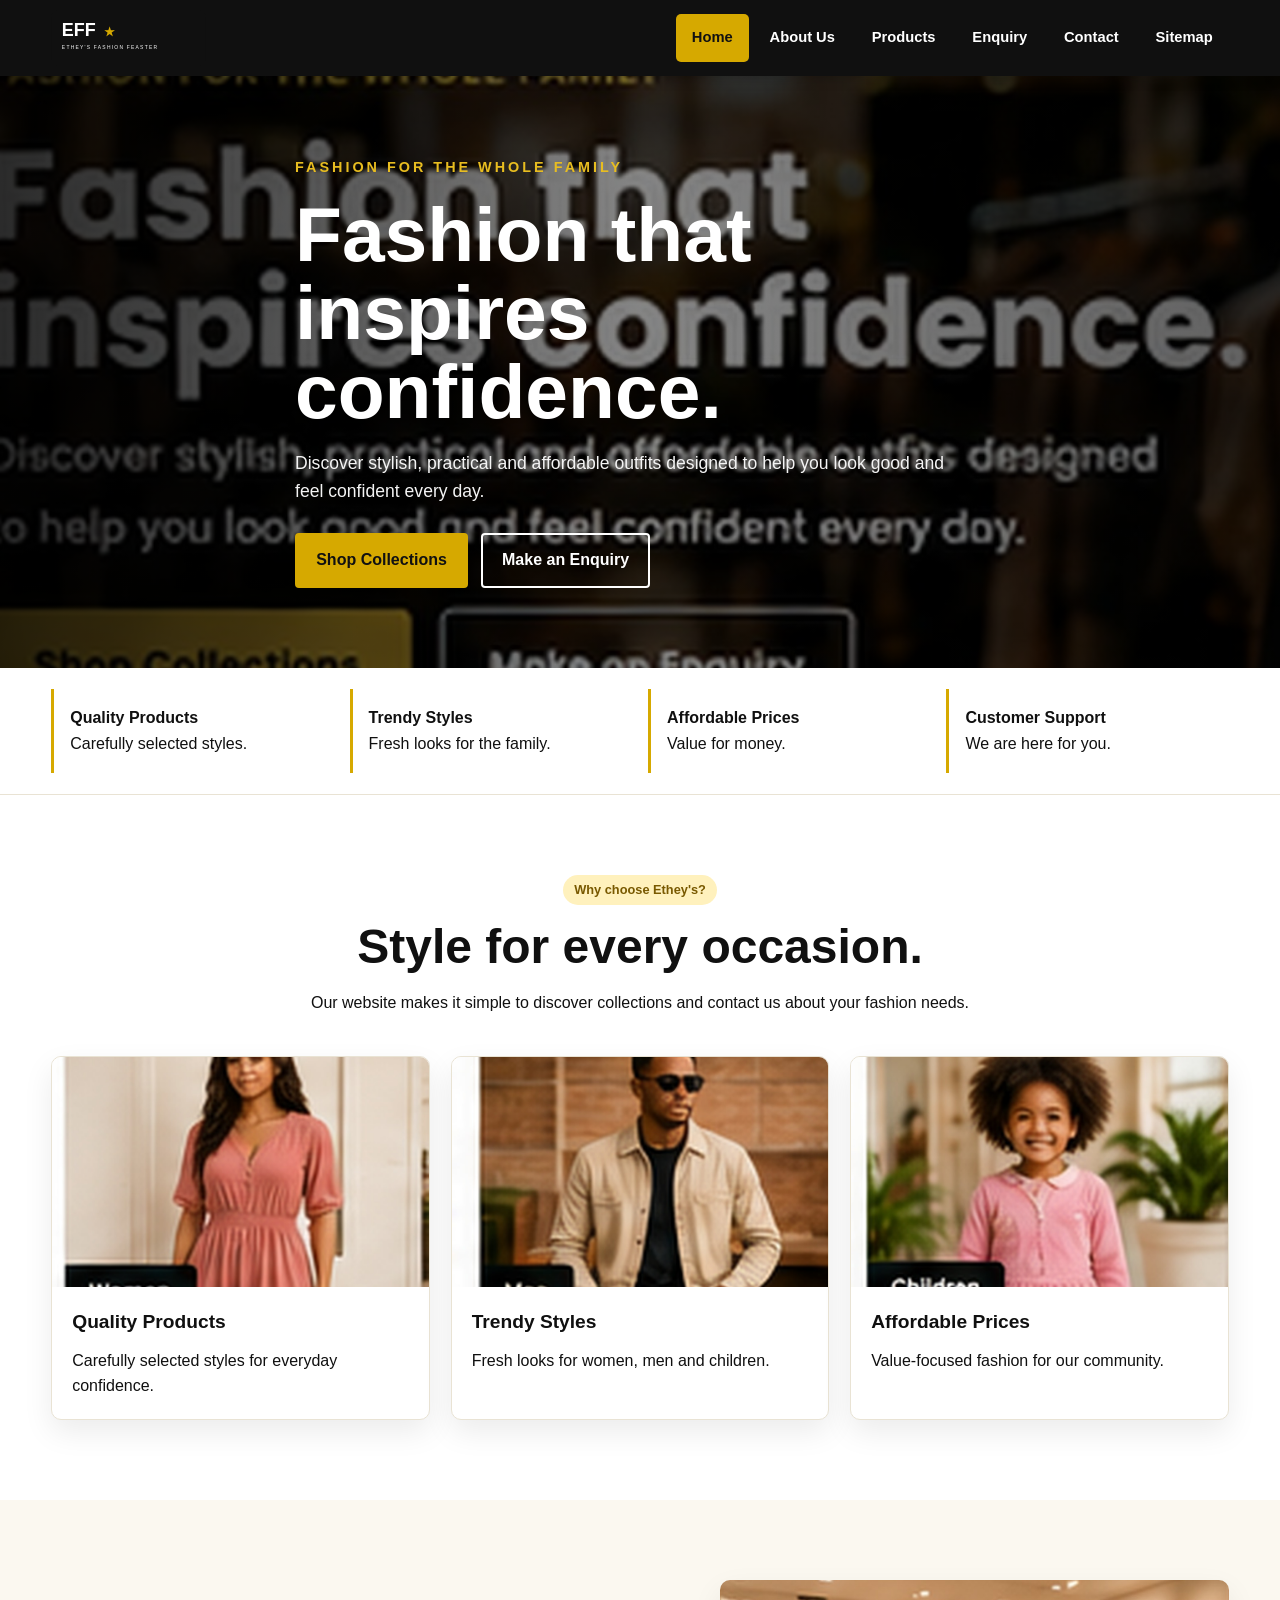
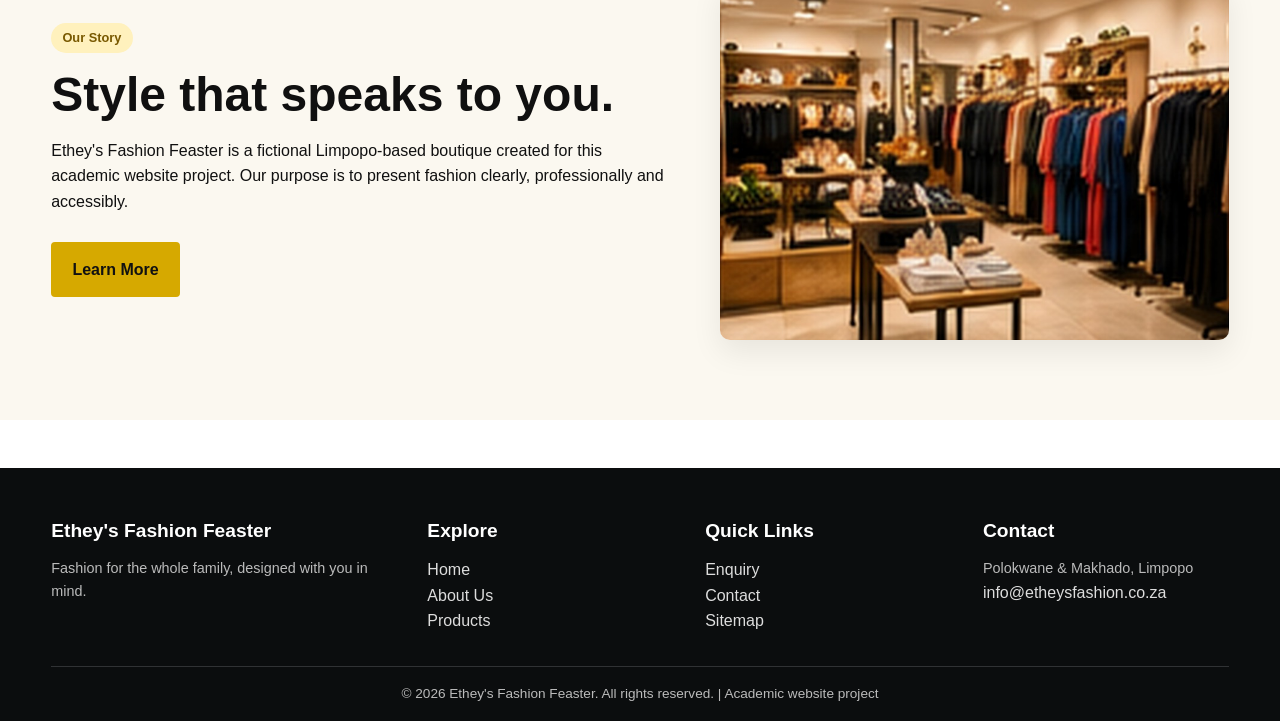
<file: HTML and Basic Contant,Website Root (step5)/index.html>
<!doctype html>
<html lang="en">
<head>
<meta charset="utf-8">
<meta name="viewport" content="width=device-width, initial-scale=1">
<meta name="keywords" content="affordable fashion Limpopo, family clothing, women’s clothing, men’s clothing, children’s fashion">
<meta name="author" content="Ethey’s Fashion Feaster academic project">
<meta name="theme-color" content="#171717">
<meta name="description" content="Discover stylish and affordable women’s, men’s and children’s clothing at Ethey’s Fashion Feaster in Limpopo. Explore collections and contact our team.">
<title>Ethey’s Fashion Feaster | Affordable Family Fashion</title>
<link rel="stylesheet" href="css/style.css">
</head>
<body>

<a class="skip-link" href="#main">Skip to content</a>
<header>
 <div class="container navbar">
  <a class="brand" href="index.html" aria-label="Ethey's Fashion Feaster home"><img src="images/logo.svg" alt="Ethey's Fashion Feaster logo"></a>
  <nav aria-label="Main navigation"><ul class="nav-links"><li><a class="active" href="index.html">Home</a></li><li><a class="" href="about.html">About Us</a></li><li><a class="" href="products.html">Products</a></li><li><a class="" href="enquiry.html">Enquiry</a></li><li><a class="" href="contact.html">Contact</a></li><li><a href="sitemap.html">Sitemap</a></li></ul></nav>
 </div>
</header>

<main id="main">
<section class="hero">
 <div class="container hero-content">
  <div class="eyebrow">Fashion for the whole family</div>
  <h1>Fashion that inspires confidence.</h1>
  <p class="lead">Discover stylish, practical and affordable outfits designed to help you look good and feel confident every day.</p>
  <div class="actions">
   <a class="btn" href="products.html">Shop Collections</a>
   <a class="btn btn-outline" href="enquiry.html">Make an Enquiry</a>
  </div>
 </div>
</section>
<section class="trust">
 <div class="container trust-grid">
  <div class="trust-item"><strong>Quality Products</strong><span>Carefully selected styles.</span></div>
  <div class="trust-item"><strong>Trendy Styles</strong><span>Fresh looks for the family.</span></div>
  <div class="trust-item"><strong>Affordable Prices</strong><span>Value for money.</span></div>
  <div class="trust-item"><strong>Customer Support</strong><span>We are here for you.</span></div>
 </div>
</section>
<section class="section">
 <div class="container">
  <div class="section-head"><span class="badge">Why choose Ethey's?</span><h2>Style for every occasion.</h2><p>Our website makes it simple to discover collections and contact us about your fashion needs.</p></div>
  <div class="cards">
   <article class="card"><img src="images/women.jpg" alt="Women's fashion collection"><div class="card-body"><h3>Quality Products</h3><p>Carefully selected styles for everyday confidence.</p></div></article>
   <article class="card"><img src="images/men.jpg" alt="Men's fashion collection"><div class="card-body"><h3>Trendy Styles</h3><p>Fresh looks for women, men and children.</p></div></article>
   <article class="card"><img src="images/children.jpg" alt="Children's fashion collection"><div class="card-body"><h3>Affordable Prices</h3><p>Value-focused fashion for our community.</p></div></article>
  </div>
 </div>
</section>
<section class="section alt">
 <div class="container two-col">
  <div><span class="badge">Our Story</span><h2>Style that speaks to you.</h2><p>Ethey's Fashion Feaster is a fictional Limpopo-based boutique created for this academic website project. Our purpose is to present fashion clearly, professionally and accessibly.</p><div class="actions"><a class="btn" href="about.html">Learn More</a></div></div>
  <img class="feature-img" src="images/about-store.jpg" alt="Fashion boutique interior with clothing displays">
 </div>
</section>
</main>

<footer>
 <div class="container footer-grid">
  <div><h3>Ethey's Fashion Feaster</h3><p class="small" style="color:#bbb">Fashion for the whole family, designed with you in mind.</p></div>
  <div><h3>Explore</h3><p><a href="index.html">Home</a></p><p><a href="about.html">About Us</a></p><p><a href="products.html">Products</a></p></div>
  <div><h3>Quick Links</h3><p><a href="enquiry.html">Enquiry</a></p><p><a href="contact.html">Contact</a></p><p><a href="sitemap.html">Sitemap</a></p></div>
  <div><h3>Contact</h3><p class="small" style="color:#bbb">Polokwane &amp; Makhado, Limpopo</p><p><a href="mailto:info@etheysfashion.co.za">info@etheysfashion.co.za</a></p></div>
 </div>
 <div class="container footer-bottom">© 2026 Ethey's Fashion Feaster. All rights reserved. | Academic website project</div>
</footer>

<script src="js/app.js" defer></script>
</body>
</html>
</file>
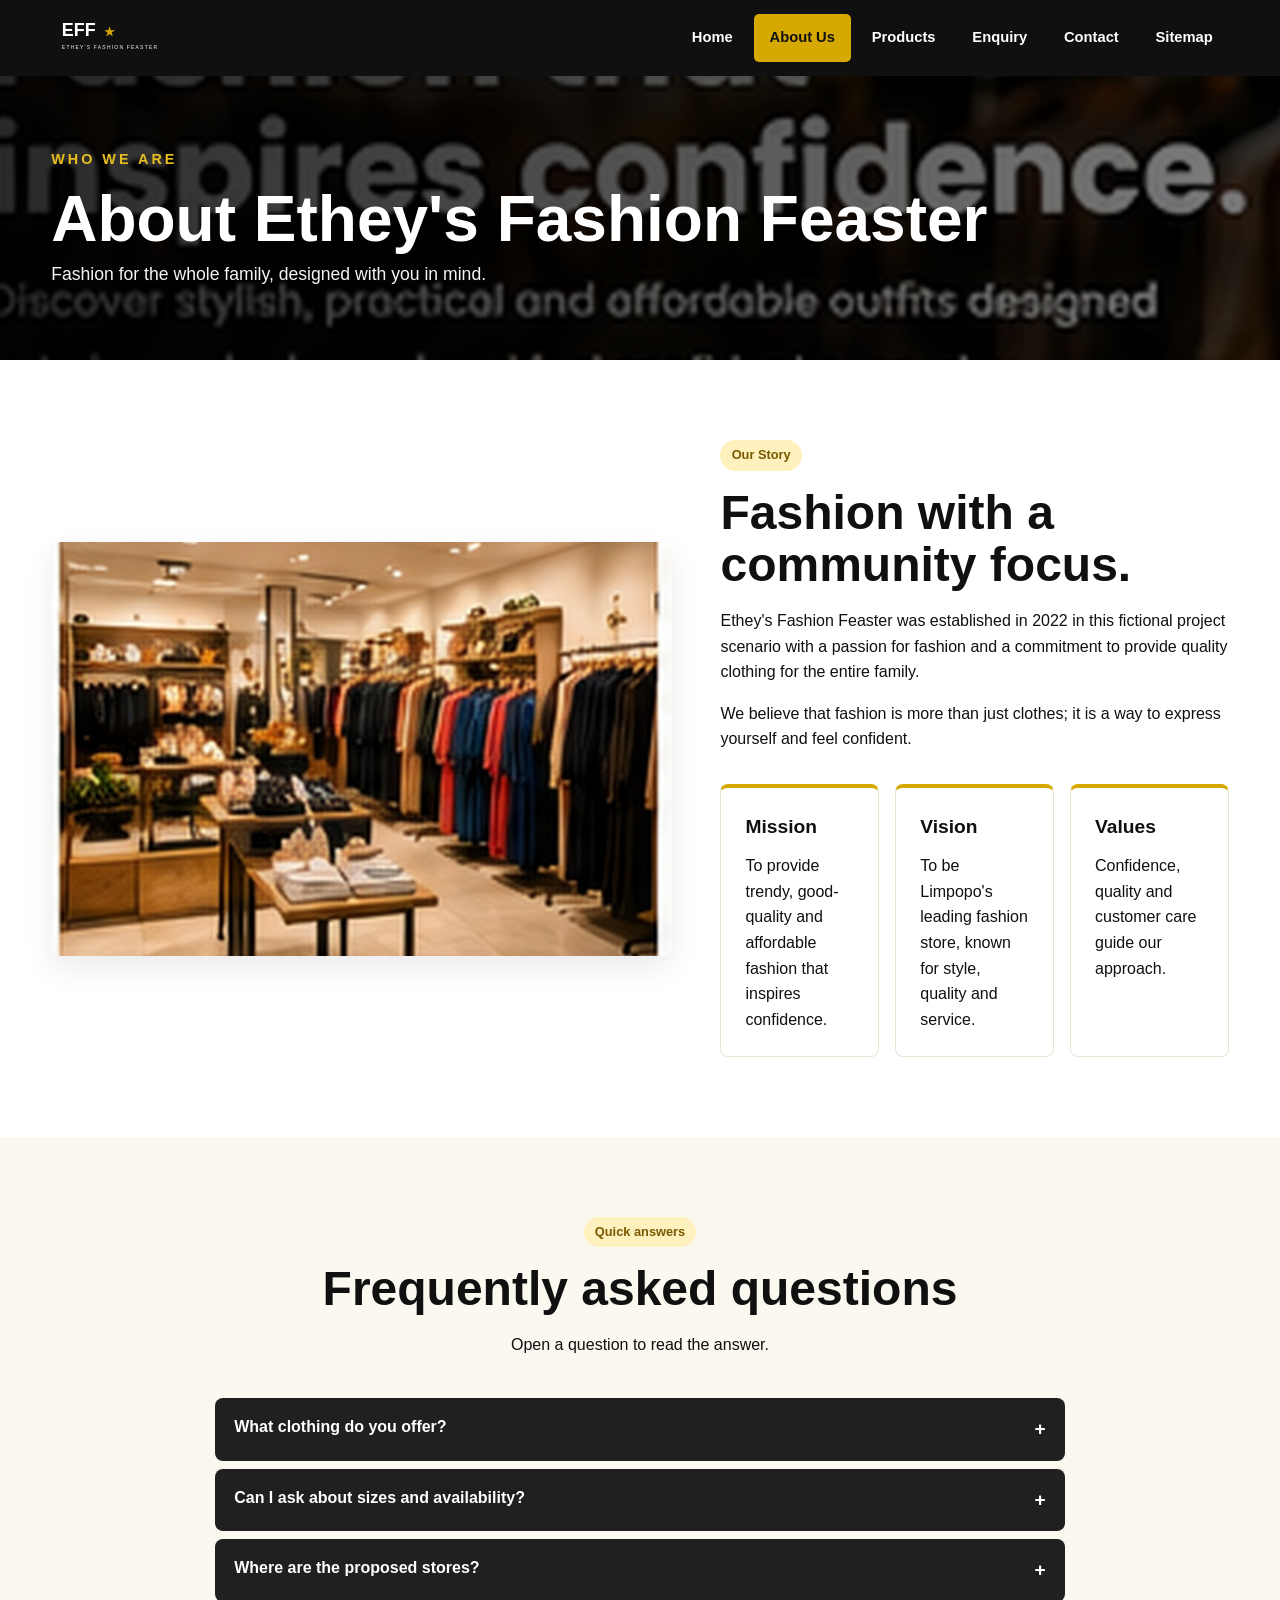
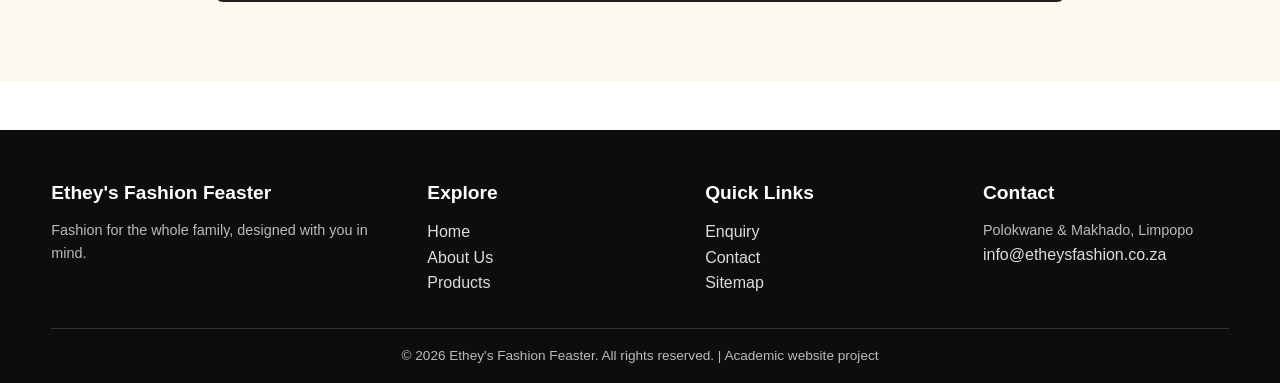
<file: HTML and Basic Contant,Website Root (step5)/about.html>
<!doctype html>
<html lang="en">
<head>
<meta charset="utf-8">
<meta name="viewport" content="width=device-width, initial-scale=1">
<meta name="keywords" content="about Ethey’s Fashion Feaster, fashion boutique Limpopo, affordable clothing">
<meta name="author" content="Ethey’s Fashion Feaster academic project">
<meta name="theme-color" content="#171717">
<meta name="description" content="Learn about Ethey’s Fashion Feaster, a fashion boutique project focused on quality, affordable clothing and customer care in Limpopo.">
<title>About Ethey’s Fashion Feaster | Our Story</title>
<link rel="stylesheet" href="css/style.css">
</head>
<body>

<a class="skip-link" href="#main">Skip to content</a>
<header>
 <div class="container navbar">
  <a class="brand" href="index.html" aria-label="Ethey's Fashion Feaster home"><img src="images/logo.svg" alt="Ethey's Fashion Feaster logo"></a>
  <nav aria-label="Main navigation"><ul class="nav-links"><li><a class="" href="index.html">Home</a></li><li><a class="active" href="about.html">About Us</a></li><li><a class="" href="products.html">Products</a></li><li><a class="" href="enquiry.html">Enquiry</a></li><li><a class="" href="contact.html">Contact</a></li><li><a href="sitemap.html">Sitemap</a></li></ul></nav>
 </div>
</header>

<main id="main">
<section class="page-hero"><div class="container"><div class="eyebrow">Who we are</div><h1>About Ethey's Fashion Feaster</h1><p class="lead">Fashion for the whole family, designed with you in mind.</p></div></section>
<section class="section"><div class="container two-col">
 <img class="feature-img" src="images/about-store.jpg" alt="Ethey's Fashion Feaster boutique interior">
 <div><span class="badge">Our Story</span><h2>Fashion with a community focus.</h2><p>Ethey's Fashion Feaster was established in 2022 in this fictional project scenario with a passion for fashion and a commitment to provide quality clothing for the entire family.</p><p style="margin-top:1rem">We believe that fashion is more than just clothes; it is a way to express yourself and feel confident.</p>
 <div class="values"><div class="value"><h3>Mission</h3><p>To provide trendy, good-quality and affordable fashion that inspires confidence.</p></div><div class="value"><h3>Vision</h3><p>To be Limpopo's leading fashion store, known for style, quality and service.</p></div><div class="value"><h3>Values</h3><p>Confidence, quality and customer care guide our approach.</p></div></div></div>
</div></section>

<section class="section alt"><div class="container"><div class="section-head"><span class="badge">Quick answers</span><h2>Frequently asked questions</h2><p>Open a question to read the answer.</p></div><div class="faq-list">
<button class="faq-question" aria-expanded="false" aria-controls="faq1">What clothing do you offer?</button><div class="faq-answer" id="faq1" hidden><p>Our project showcases women’s, men’s and children’s clothing collections.</p></div>
<button class="faq-question" aria-expanded="false" aria-controls="faq2">Can I ask about sizes and availability?</button><div class="faq-answer" id="faq2" hidden><p>Yes. Use the Enquiry page to ask about a product, size or availability. Prices shown are examples for this academic project.</p></div>
<button class="faq-question" aria-expanded="false" aria-controls="faq3">Where are the proposed stores?</button><div class="faq-answer" id="faq3" hidden><p>The project uses proposed store locations in Polokwane and Makhado, Limpopo.</p></div>
</div></div></section>
</main>

<footer>
 <div class="container footer-grid">
  <div><h3>Ethey's Fashion Feaster</h3><p class="small" style="color:#bbb">Fashion for the whole family, designed with you in mind.</p></div>
  <div><h3>Explore</h3><p><a href="index.html">Home</a></p><p><a href="about.html">About Us</a></p><p><a href="products.html">Products</a></p></div>
  <div><h3>Quick Links</h3><p><a href="enquiry.html">Enquiry</a></p><p><a href="contact.html">Contact</a></p><p><a href="sitemap.html">Sitemap</a></p></div>
  <div><h3>Contact</h3><p class="small" style="color:#bbb">Polokwane &amp; Makhado, Limpopo</p><p><a href="mailto:info@etheysfashion.co.za">info@etheysfashion.co.za</a></p></div>
 </div>
 <div class="container footer-bottom">© 2026 Ethey's Fashion Feaster. All rights reserved. | Academic website project</div>
</footer>

<script src="js/app.js" defer></script>
</body>
</html>
</file>
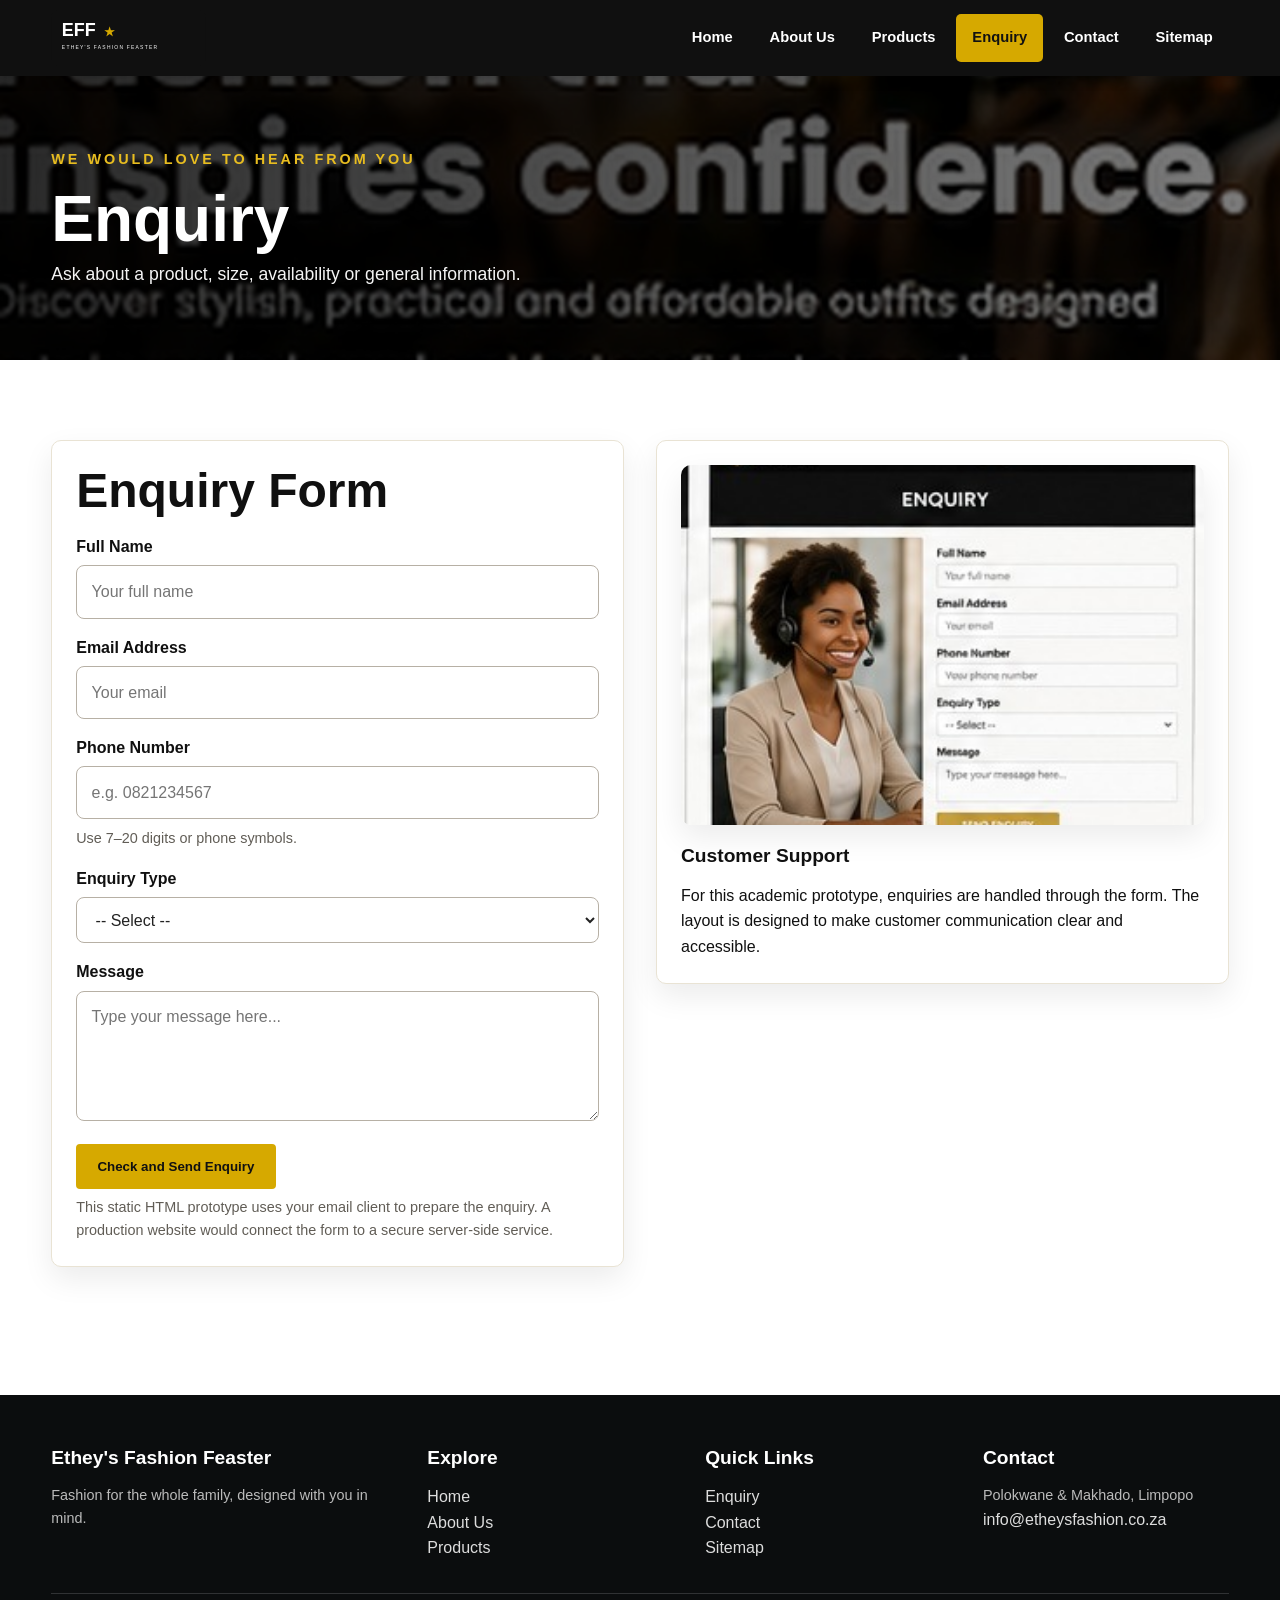
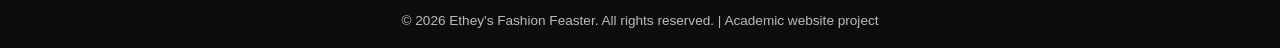
<file: HTML and Basic Contant,Website Root (step5)/enquiry.html>
<!doctype html>
<html lang="en">
<head>
<meta charset="utf-8">
<meta name="viewport" content="width=device-width, initial-scale=1">
<meta name="keywords" content="fashion product enquiry, clothing sizes, product availability, fashion store Limpopo">
<meta name="author" content="Ethey’s Fashion Feaster academic project">
<meta name="theme-color" content="#171717">
<meta name="description" content="Ask about fashion products, sizes, availability, sponsorship or customer support. Complete the enquiry form for an instant helpful response.">
<title>Product Enquiry | Ethey’s Fashion Feaster</title>
<link rel="stylesheet" href="css/style.css">
</head>
<body>

<a class="skip-link" href="#main">Skip to content</a>
<header>
 <div class="container navbar">
  <a class="brand" href="index.html" aria-label="Ethey's Fashion Feaster home"><img src="images/logo.svg" alt="Ethey's Fashion Feaster logo"></a>
  <nav aria-label="Main navigation"><ul class="nav-links"><li><a class="" href="index.html">Home</a></li><li><a class="" href="about.html">About Us</a></li><li><a class="" href="products.html">Products</a></li><li><a class="active" href="enquiry.html">Enquiry</a></li><li><a class="" href="contact.html">Contact</a></li><li><a href="sitemap.html">Sitemap</a></li></ul></nav>
 </div>
</header>

<main id="main">
<section class="page-hero"><div class="container"><div class="eyebrow">We would love to hear from you</div><h1>Enquiry</h1><p class="lead">Ask about a product, size, availability or general information.</p></div></section>
<section class="section"><div class="container enquiry-layout">
 <div class="form-card">
  <h2>Enquiry Form</h2>
  <form id="enquiry-form" action="mailto:info@etheysfashion.co.za" method="post" enctype="text/plain" novalidate>
   <div class="form-group"><label for="name">Full Name</label><input id="name" name="Full Name" type="text" placeholder="Your full name" required></div>
   <div class="form-group"><label for="email">Email Address</label><input id="email" name="Email" type="email" placeholder="Your email" required></div>
   <div class="form-group"><label for="phone">Phone Number</label><input id="phone" name="Phone" type="tel" placeholder="e.g. 0821234567" pattern="[0-9+()\s-]{7,20}" aria-describedby="phone-help"><small id="phone-help" class="field-help">Use 7–20 digits or phone symbols.</small></div>
   <div class="form-group"><label for="type">Enquiry Type</label><select id="type" name="Enquiry Type" required><option value="">-- Select --</option><option>Product information</option><option>Size or availability</option><option>General enquiry</option><option>Customer support</option></select></div>
   <div class="form-group"><label for="message">Message</label><textarea id="message" name="Message" placeholder="Type your message here..." required></textarea></div>
   <button class="btn" type="submit">Check and Send Enquiry</button>
   <div id="enquiry-feedback" class="form-feedback" role="status" aria-live="polite"></div>
   <p class="form-note">This static HTML prototype uses your email client to prepare the enquiry. A production website would connect the form to a secure server-side service.</p>
  </form>
 </div>
 <div class="info-card"><img class="feature-img" style="min-height:0;height:360px" src="images/enquiry-fashion.jpg" alt="Customer support representative ready to assist with a fashion enquiry"><h3 style="margin-top:1rem">Customer Support</h3><p>For this academic prototype, enquiries are handled through the form. The layout is designed to make customer communication clear and accessible.</p></div>
</div></section>
</main>

<footer>
 <div class="container footer-grid">
  <div><h3>Ethey's Fashion Feaster</h3><p class="small" style="color:#bbb">Fashion for the whole family, designed with you in mind.</p></div>
  <div><h3>Explore</h3><p><a href="index.html">Home</a></p><p><a href="about.html">About Us</a></p><p><a href="products.html">Products</a></p></div>
  <div><h3>Quick Links</h3><p><a href="enquiry.html">Enquiry</a></p><p><a href="contact.html">Contact</a></p><p><a href="sitemap.html">Sitemap</a></p></div>
  <div><h3>Contact</h3><p class="small" style="color:#bbb">Polokwane &amp; Makhado, Limpopo</p><p><a href="mailto:info@etheysfashion.co.za">info@etheysfashion.co.za</a></p></div>
 </div>
 <div class="container footer-bottom">© 2026 Ethey's Fashion Feaster. All rights reserved. | Academic website project</div>
</footer>

<script src="js/app.js" defer></script>
</body>
</html>
</file>
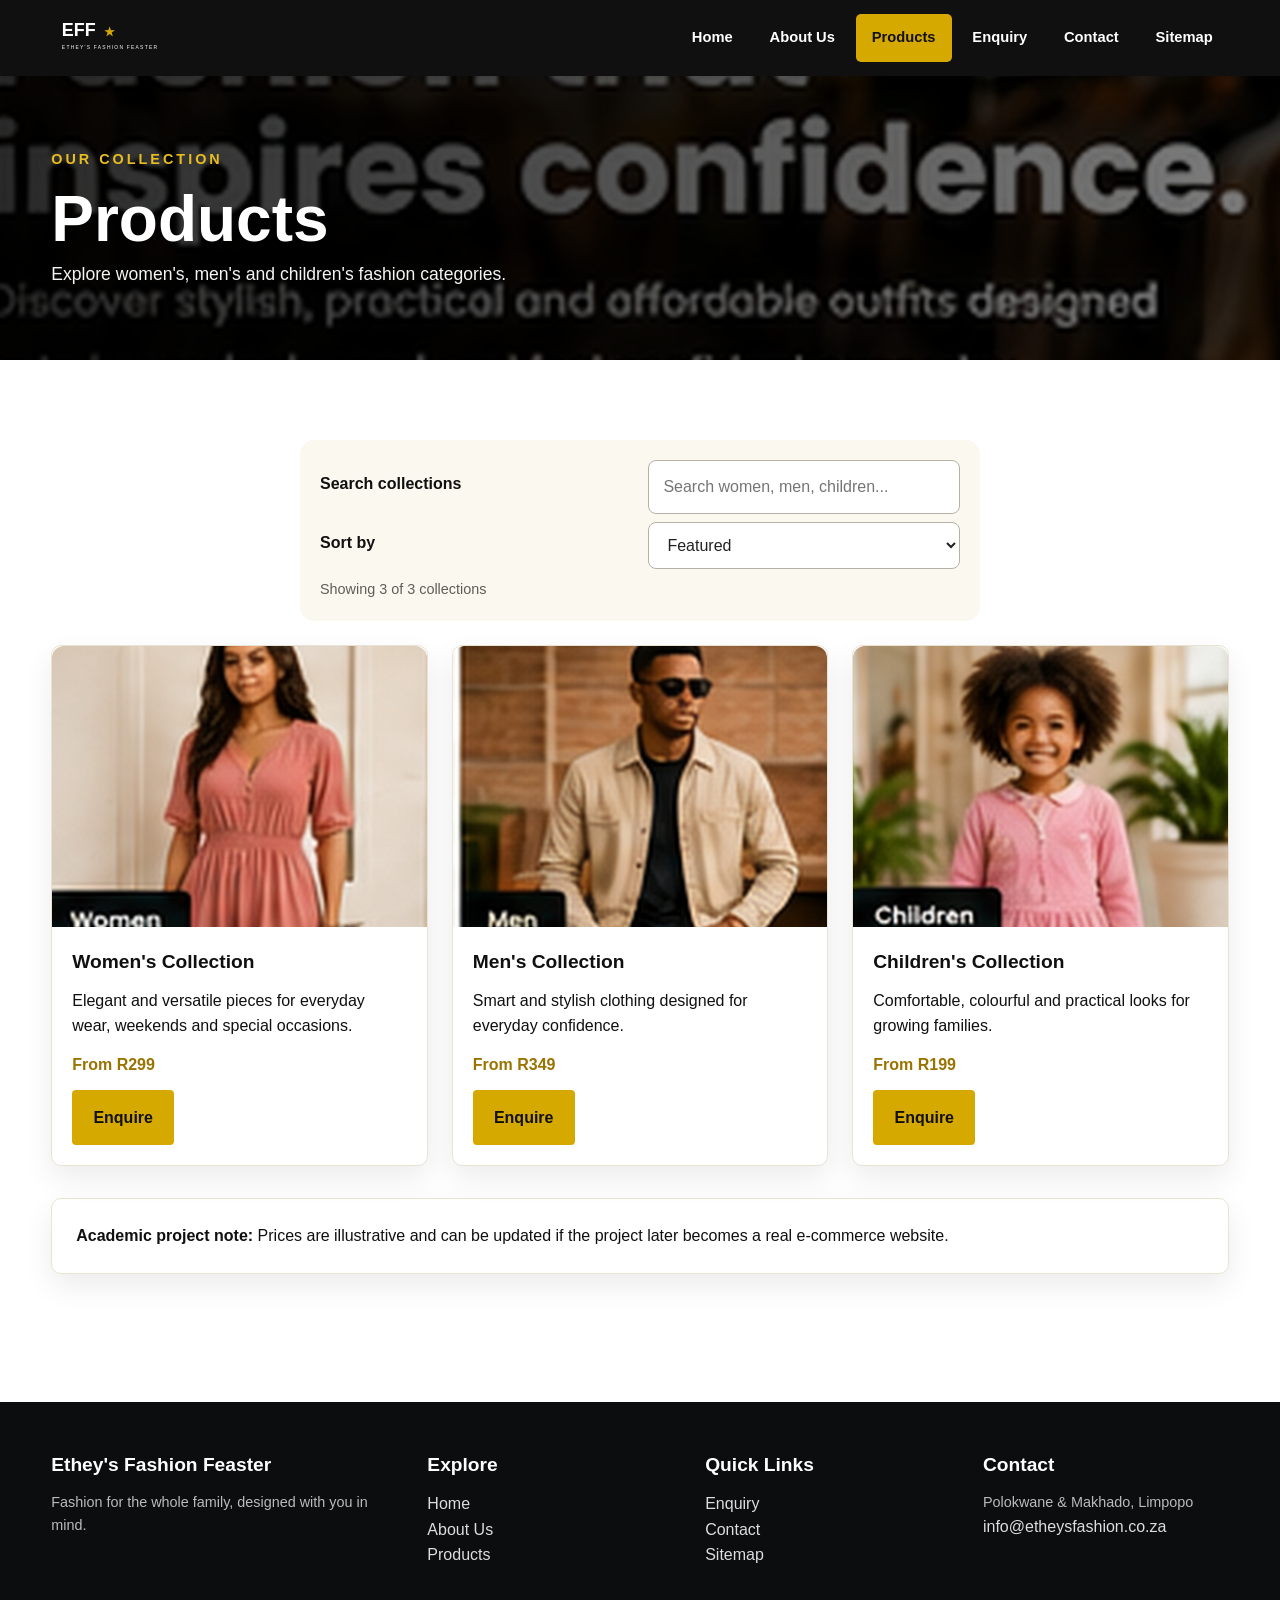
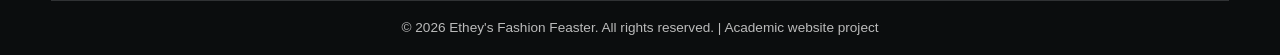
<file: HTML and Basic Contant,Website Root (step5)/products.html>
<!doctype html>
<html lang="en">
<head>
<meta charset="utf-8">
<meta name="viewport" content="width=device-width, initial-scale=1">
<meta name="keywords" content="women’s fashion, men’s clothing, children’s clothing, affordable fashion Limpopo">
<meta name="author" content="Ethey’s Fashion Feaster academic project">
<meta name="theme-color" content="#171717">
<meta name="description" content="Browse women’s, men’s and children’s fashion collections with illustrative prices. Search and sort our collection, then send a product enquiry.">
<title>Fashion Collections | Ethey’s Fashion Feaster</title>
<link rel="stylesheet" href="css/style.css">
</head>
<body>

<a class="skip-link" href="#main">Skip to content</a>
<header>
 <div class="container navbar">
  <a class="brand" href="index.html" aria-label="Ethey's Fashion Feaster home"><img src="images/logo.svg" alt="Ethey's Fashion Feaster logo"></a>
  <nav aria-label="Main navigation"><ul class="nav-links"><li><a class="" href="index.html">Home</a></li><li><a class="" href="about.html">About Us</a></li><li><a class="active" href="products.html">Products</a></li><li><a class="" href="enquiry.html">Enquiry</a></li><li><a class="" href="contact.html">Contact</a></li><li><a href="sitemap.html">Sitemap</a></li></ul></nav>
 </div>
</header>

<main id="main">
<section class="page-hero"><div class="container"><div class="eyebrow">Our collection</div><h1>Products</h1><p class="lead">Explore women's, men's and children's fashion categories.</p></div></section>
<section class="section"><div class="container">
 <div class="product-tools"><label for="product-search">Search collections</label><input id="product-search" type="search" placeholder="Search women, men, children..." aria-describedby="product-count"><label for="product-sort">Sort by</label><select id="product-sort"><option value="default">Featured</option><option value="price-low">Price: low to high</option><option value="price-high">Price: high to low</option><option value="name">Name: A–Z</option></select><p id="product-count" class="form-note" aria-live="polite">Showing 3 collections</p></div>
 <div class="product-grid" id="product-grid">
  <article class="product-card" data-name="Women's Collection" data-price="299"><button class="gallery-open" type="button" data-image="images/women.jpg" data-alt="Women's collection" aria-label="Enlarge Women's collection"><img src="images/women.jpg" alt="Women's collection"></button><div class="body"><h3>Women's Collection</h3><p>Elegant and versatile pieces for everyday wear, weekends and special occasions.</p><p class="price">From R299</p><a class="btn" href="enquiry.html">Enquire</a></div></article>
  <article class="product-card" data-name="Men's Collection" data-price="349"><button class="gallery-open" type="button" data-image="images/men.jpg" data-alt="Men's collection" aria-label="Enlarge Men's collection"><img src="images/men.jpg" alt="Men's collection"></button><div class="body"><h3>Men's Collection</h3><p>Smart and stylish clothing designed for everyday confidence.</p><p class="price">From R349</p><a class="btn" href="enquiry.html">Enquire</a></div></article>
  <article class="product-card" data-name="Children's Collection" data-price="199"><button class="gallery-open" type="button" data-image="images/children.jpg" data-alt="Children's collection" aria-label="Enlarge Children's collection"><img src="images/children.jpg" alt="Children's collection"></button><div class="body"><h3>Children's Collection</h3><p>Comfortable, colourful and practical looks for growing families.</p><p class="price">From R199</p><a class="btn" href="enquiry.html">Enquire</a></div></article>
 </div>
 <div class="form-card" style="margin-top:2rem"><strong>Academic project note:</strong> Prices are illustrative and can be updated if the project later becomes a real e-commerce website.</div>
</div></section>
</main>

<footer>
 <div class="container footer-grid">
  <div><h3>Ethey's Fashion Feaster</h3><p class="small" style="color:#bbb">Fashion for the whole family, designed with you in mind.</p></div>
  <div><h3>Explore</h3><p><a href="index.html">Home</a></p><p><a href="about.html">About Us</a></p><p><a href="products.html">Products</a></p></div>
  <div><h3>Quick Links</h3><p><a href="enquiry.html">Enquiry</a></p><p><a href="contact.html">Contact</a></p><p><a href="sitemap.html">Sitemap</a></p></div>
  <div><h3>Contact</h3><p class="small" style="color:#bbb">Polokwane &amp; Makhado, Limpopo</p><p><a href="mailto:info@etheysfashion.co.za">info@etheysfashion.co.za</a></p></div>
 </div>
 <div class="container footer-bottom">© 2026 Ethey's Fashion Feaster. All rights reserved. | Academic website project</div>
</footer>

<script src="js/app.js" defer></script>
</body>
</html>
</file>
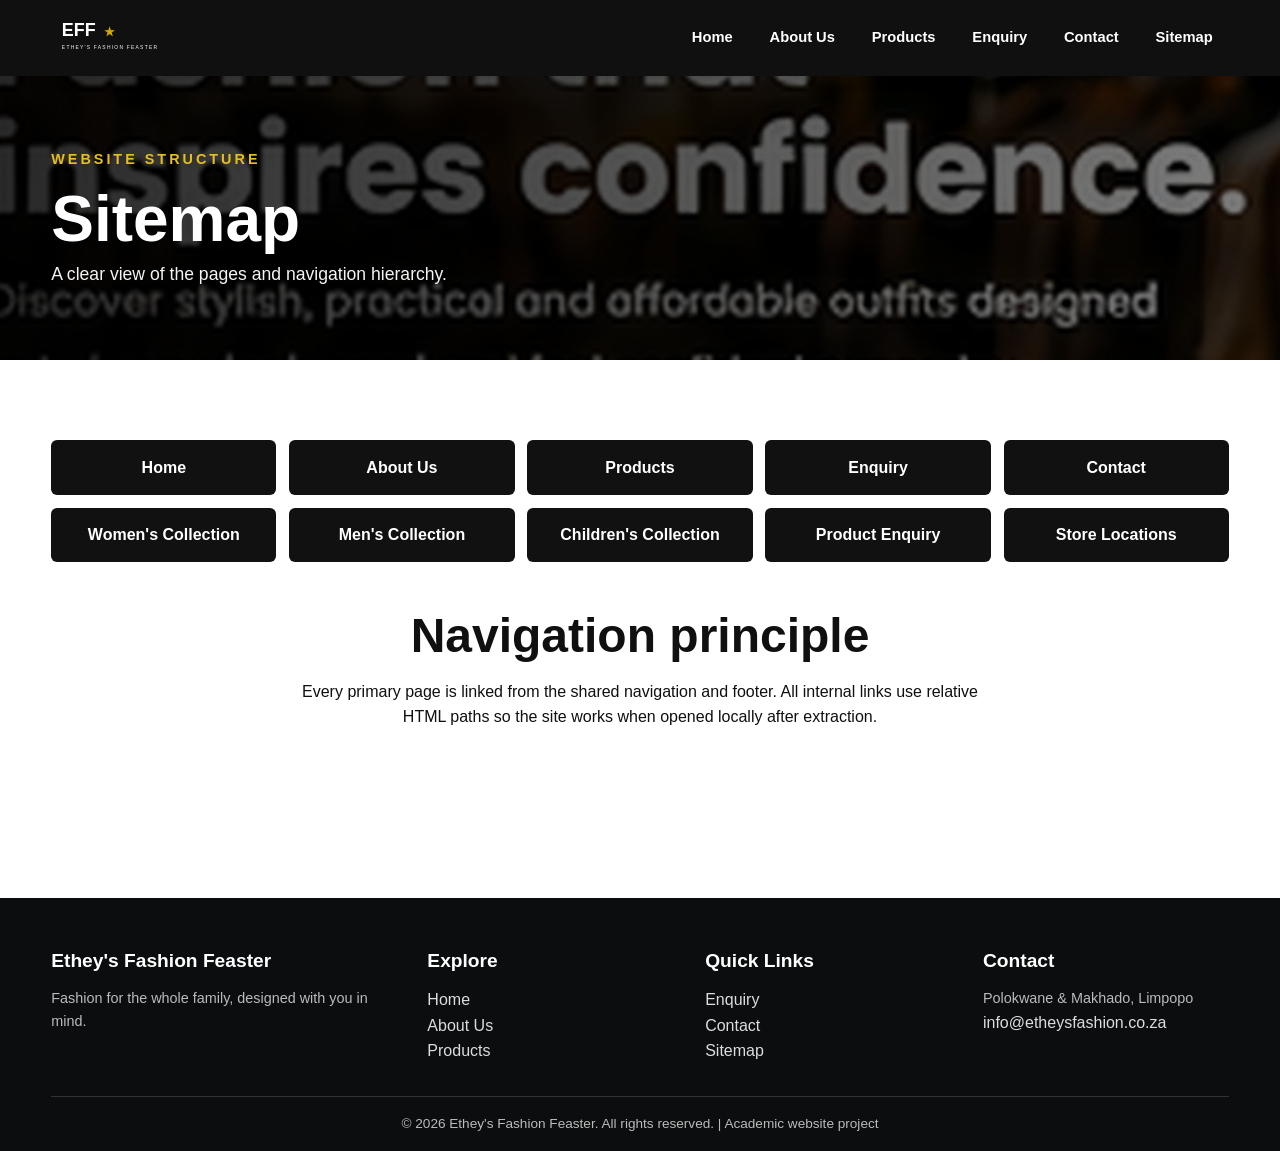
<file: HTML and Basic Contant,Website Root (step5)/sitemap.html>
<!doctype html>
<html lang="en">
<head>
<meta charset="utf-8">
<meta name="viewport" content="width=device-width, initial-scale=1">
<meta name="keywords" content="Ethey’s Fashion Feaster website pages, fashion collections, contact">
<meta name="author" content="Ethey’s Fashion Feaster academic project">
<meta name="theme-color" content="#171717">
<meta name="description" content="Find all pages on the Ethey’s Fashion Feaster website, including our story, fashion collections, enquiry form and contact details.">
<title>Website Sitemap | Ethey’s Fashion Feaster</title>
<link rel="stylesheet" href="css/style.css">
</head>
<body>

<a class="skip-link" href="#main">Skip to content</a>
<header>
 <div class="container navbar">
  <a class="brand" href="index.html" aria-label="Ethey's Fashion Feaster home"><img src="images/logo.svg" alt="Ethey's Fashion Feaster logo"></a>
  <nav aria-label="Main navigation"><ul class="nav-links"><li><a class="" href="index.html">Home</a></li><li><a class="" href="about.html">About Us</a></li><li><a class="" href="products.html">Products</a></li><li><a class="" href="enquiry.html">Enquiry</a></li><li><a class="" href="contact.html">Contact</a></li><li><a href="sitemap.html">Sitemap</a></li></ul></nav>
 </div>
</header>

<main id="main">
<section class="page-hero"><div class="container"><div class="eyebrow">Website structure</div><h1>Sitemap</h1><p class="lead">A clear view of the pages and navigation hierarchy.</p></div></section>
<section class="section"><div class="container">
 <div class="sitemap">
  <a href="index.html">Home</a><a href="about.html">About Us</a><a href="products.html">Products</a><a href="enquiry.html">Enquiry</a><a href="contact.html">Contact</a>
  <div class="sub"><a href="products.html">Women's Collection</a><a href="products.html">Men's Collection</a><a href="products.html">Children's Collection</a><a href="enquiry.html">Product Enquiry</a><a href="contact.html">Store Locations</a></div>
 </div>
 <div class="section-head" style="margin-top:3rem"><h2>Navigation principle</h2><p>Every primary page is linked from the shared navigation and footer. All internal links use relative HTML paths so the site works when opened locally after extraction.</p></div>
</div></section>
</main>

<footer>
 <div class="container footer-grid">
  <div><h3>Ethey's Fashion Feaster</h3><p class="small" style="color:#bbb">Fashion for the whole family, designed with you in mind.</p></div>
  <div><h3>Explore</h3><p><a href="index.html">Home</a></p><p><a href="about.html">About Us</a></p><p><a href="products.html">Products</a></p></div>
  <div><h3>Quick Links</h3><p><a href="enquiry.html">Enquiry</a></p><p><a href="contact.html">Contact</a></p><p><a href="sitemap.html">Sitemap</a></p></div>
  <div><h3>Contact</h3><p class="small" style="color:#bbb">Polokwane &amp; Makhado, Limpopo</p><p><a href="mailto:info@etheysfashion.co.za">info@etheysfashion.co.za</a></p></div>
 </div>
 <div class="container footer-bottom">© 2026 Ethey's Fashion Feaster. All rights reserved. | Academic website project</div>
</footer>

<script src="js/app.js" defer></script>
</body>
</html>
</file>
<file: HTML and Basic Contant,Website Root (step5)/css/style.css>
:root{
  --ink:#101010;
  --gold:#d6a900;
  --gold-dark:#b88d00;
  --cream:#fbf8f0;
  --white:#ffffff;
  --muted:#6a6a6a;
  --line:#e9e3d4;
  --shadow:0 12px 30px rgba(0,0,0,.08);
  --max:1180px;
}
*{box-sizing:border-box;margin:0;padding:0}
html{scroll-behavior:smooth}
body{font-family:Arial,Helvetica,sans-serif;color:var(--ink);background:#fff;line-height:1.6}
img{max-width:100%;display:block}
a{color:inherit}
.container{width:min(92%,var(--max));margin:auto}
.skip-link{position:absolute;left:-9999px}
.skip-link:focus{left:1rem;top:1rem;background:#fff;padding:.7rem;z-index:999}
header{background:var(--ink);color:#fff;position:sticky;top:0;z-index:50;box-shadow:0 2px 12px rgba(0,0,0,.2)}
.navbar{min-height:76px;display:flex;align-items:center;justify-content:space-between;gap:2rem}
.brand{display:flex;align-items:center;text-decoration:none;gap:.75rem}
.brand img{width:155px;height:auto}
.nav-links{display:flex;gap:.3rem;list-style:none;flex-wrap:wrap;justify-content:flex-end}
.nav-links a{display:block;padding:.75rem 1rem;text-decoration:none;border-radius:5px;font-weight:700;font-size:.92rem}
.nav-links a:hover,.nav-links a:focus,.nav-links a.active{background:var(--gold);color:#111}
.hero{min-height:530px;background:linear-gradient(90deg,rgba(0,0,0,.83),rgba(0,0,0,.48),rgba(0,0,0,.62)),url("../images/hero-fashion.jpg") center/cover;display:flex;align-items:center;color:#fff}
.hero-content{max-width:690px;padding:5rem 0}
.eyebrow{color:#e8bd20;text-transform:uppercase;letter-spacing:3px;font-weight:800;font-size:.9rem;margin-bottom:1rem}
h1{font-size:clamp(2.7rem,6vw,5.2rem);line-height:1.02;margin-bottom:1.2rem}
h2{font-size:clamp(2rem,4vw,3rem);line-height:1.1;margin-bottom:1rem}
h3{font-size:1.2rem;margin-bottom:.65rem}
.lead{font-size:1.1rem;max-width:650px;color:#f4f4f4}
.actions{display:flex;gap:.8rem;flex-wrap:wrap;margin-top:1.7rem}
.btn{display:inline-block;text-decoration:none;border:2px solid var(--gold);background:var(--gold);color:#111;padding:.8rem 1.2rem;border-radius:4px;font-weight:800}
.btn:hover,.btn:focus{background:#f1ca32;border-color:#f1ca32}
.btn-outline{background:transparent;color:#fff;border-color:#fff}
.btn-outline:hover,.btn-outline:focus{background:#fff;color:#111}
.trust{background:#fff;border-bottom:1px solid var(--line)}
.trust-grid{display:grid;grid-template-columns:repeat(4,1fr);gap:1rem;padding:1.35rem 0}
.trust-item{padding:1rem;border-left:3px solid var(--gold)}
.trust-item strong{display:block}
.section{padding:5rem 0}
.section.alt{background:var(--cream)}
.section-head{text-align:center;max-width:720px;margin:0 auto 2.5rem}
.cards{display:grid;grid-template-columns:repeat(3,1fr);gap:1.3rem}
.card{background:#fff;border:1px solid var(--line);border-radius:10px;overflow:hidden;box-shadow:var(--shadow)}
.card-body{padding:1.25rem}
.card img{width:100%;height:230px;object-fit:cover}
.price{font-weight:800;color:#9a7300;margin:.8rem 0}
.two-col{display:grid;grid-template-columns:1.1fr .9fr;gap:3rem;align-items:center}
.two-col.reverse{grid-template-columns:.9fr 1.1fr}
.feature-img{border-radius:10px;box-shadow:var(--shadow);width:100%;min-height:360px;object-fit:cover}
.list{padding-left:1.2rem;margin-top:1rem}
.list li{margin:.5rem 0}
.page-hero{color:#fff;padding:4.5rem 0;background:linear-gradient(90deg,rgba(0,0,0,.84),rgba(0,0,0,.5)),url("../images/hero-fashion.jpg") center/cover}
.page-hero h1{font-size:clamp(2.5rem,5vw,4rem);margin-bottom:.5rem}
.badge{display:inline-block;background:#fff1bd;color:#795900;border-radius:999px;padding:.3rem .7rem;font-size:.8rem;font-weight:800;margin-bottom:1rem}
.values{display:grid;grid-template-columns:repeat(3,1fr);gap:1rem;margin-top:2rem}
.value{padding:1.5rem;border:1px solid var(--line);border-top:4px solid var(--gold);border-radius:8px}
.product-grid{display:grid;grid-template-columns:repeat(3,1fr);gap:1.5rem}
.product-card{border:1px solid var(--line);border-radius:10px;overflow:hidden;background:#fff;box-shadow:var(--shadow)}
.product-card img{height:250px;width:100%;object-fit:cover}
.product-card .body{padding:1.25rem}
.enquiry-layout,.contact-grid{display:grid;grid-template-columns:1fr 1fr;gap:2rem;align-items:start}
.form-card,.info-card{background:#fff;border:1px solid var(--line);border-radius:10px;padding:1.5rem;box-shadow:var(--shadow)}
.form-group{margin-bottom:1rem}
label{display:block;font-weight:700;margin-bottom:.35rem}
input,select,textarea{width:100%;padding:.8rem;border:1px solid #cfcfcf;border-radius:5px;font:inherit}
textarea{min-height:140px;resize:vertical}
input:focus,select:focus,textarea:focus{outline:3px solid rgba(214,169,0,.25);border-color:var(--gold)}
.form-note{font-size:.85rem;color:var(--muted);margin-top:.8rem}
.location-grid{display:grid;grid-template-columns:1fr 1fr;gap:1rem}
.map-placeholder{background:var(--cream);border:1px solid var(--line);border-radius:10px;overflow:hidden;margin-top:1rem}
.map-placeholder img{width:100%;height:270px;object-fit:cover}
.sitemap{display:grid;grid-template-columns:repeat(5,1fr);gap:.8rem;align-items:start;text-align:center}
.sitemap a{display:block;background:#111;color:#fff;padding:.9rem;border-radius:6px;text-decoration:none;font-weight:700}
.sitemap a:hover{background:var(--gold);color:#111}
.sitemap .sub{grid-column:1/-1;display:grid;grid-template-columns:repeat(5,1fr);gap:.8rem}
footer{background:#0b0d0e;color:#fff;padding:3rem 0 1rem;margin-top:3rem}
.footer-grid{display:grid;grid-template-columns:1.4fr 1fr 1fr 1fr;gap:2rem}
footer h3{color:#fff}
footer a{text-decoration:none;color:#ddd}
footer a:hover{color:#e8bd20}
.footer-bottom{border-top:1px solid #303234;margin-top:2rem;padding-top:1rem;text-align:center;color:#bbb;font-size:.85rem}
.small{font-size:.9rem;color:var(--muted)}
.table-wrap{overflow-x:auto}
table{width:100%;border-collapse:collapse;background:#fff}
th,td{border:1px solid var(--line);padding:.8rem;text-align:left}
th{background:#f5efd9}
@media(max-width:900px){
 .nav-links{gap:0}.nav-links a{padding:.6rem .7rem;font-size:.82rem}
 .trust-grid,.cards,.product-grid,.values{grid-template-columns:repeat(2,1fr)}
 .two-col,.two-col.reverse,.enquiry-layout,.contact-grid{grid-template-columns:1fr}
 .footer-grid{grid-template-columns:1fr 1fr}
 .sitemap{grid-template-columns:1fr 1fr}.sitemap .sub{grid-template-columns:1fr 1fr}
}
@media(max-width:620px){
 .navbar{align-items:flex-start;padding:.8rem 0;flex-direction:column;gap:.5rem}
 .brand img{width:140px}
 .nav-links{width:100%;justify-content:flex-start}
 .nav-links a{padding:.55rem .6rem}
 .hero{min-height:600px}.hero-content{padding:4rem 0}
 .trust-grid,.cards,.product-grid,.values,.location-grid{grid-template-columns:1fr}
 .section{padding:3.5rem 0}
 .footer-grid{grid-template-columns:1fr}
}

/* Part 2 rubric support: responsive image presentation and reusable spacing utilities. */
.muted-on-dark{color:#bbb}
.mt-sm{margin-top:.8rem}
.mt-md{margin-top:1.5rem}
.mt-lg{margin-top:2rem}
.section-head.spaced{margin-top:3rem}
.enquiry-image{min-height:0;height:360px;object-fit:cover}
.responsive-image{width:100%;height:auto}
@media(max-width:620px){
  .enquiry-image{height:auto;max-height:360px}
}


/* Part 3: interaction, accessible forms, search, lightbox and map */
.product-tools{display:grid;grid-template-columns:1fr 1fr;gap:.55rem 1rem;align-items:center;max-width:680px;margin:0 auto 1.5rem;padding:1.25rem;background:var(--cream,#f7f2e8);border-radius:14px}
.product-tools label{font-weight:700}.product-tools input,.product-tools select,.form-group input,.form-group select,.form-group textarea{width:100%;padding:.8rem .9rem;border:1px solid #b7b0a5;border-radius:8px;background:#fff;color:#222;font:inherit}.product-tools #product-count{grid-column:1/-1;margin:0}.product-card[hidden]{display:none!important}.gallery-open{display:block;width:100%;padding:0;border:0;background:transparent;cursor:zoom-in}.gallery-open img{display:block;width:100%;height:auto;aspect-ratio:4/3;object-fit:cover;border-radius:12px 12px 0 0}.gallery-open:focus-visible,.faq-question:focus-visible{outline:3px solid #a77c21;outline-offset:3px}
.faq-list{max-width:850px;margin:0 auto}.faq-question{display:block;width:100%;padding:1rem 1.2rem;margin:.5rem 0 0;text-align:left;font:inherit;font-weight:700;color:#fff;background:#202020;border:0;border-radius:8px;cursor:pointer}.faq-question::after{content:'+';float:right;font-size:1.2rem}.faq-question[aria-expanded="true"]::after{content:'−'}.faq-answer{padding:.8rem 1.2rem;background:#fff;border:1px solid #e5dfd3;border-top:0;border-radius:0 0 8px 8px}.faq-answer p{margin:.3rem 0}.form-feedback{margin-top:1rem;padding:.8rem;border-radius:8px;white-space:pre-wrap}.form-feedback:empty{display:none}.form-feedback.success{background:#e7f5e8;color:#185c25}.form-feedback.error{background:#fff0ee;color:#8a2118}.field-help,.form-note{display:block;margin-top:.45rem;color:#615d56;font-size:.9rem}.form-group{margin-bottom:1rem}.form-group label{display:block;font-weight:700;margin-bottom:.35rem}.form-group textarea{min-height:130px;resize:vertical}.form-group input:focus,.form-group select:focus,.form-group textarea:focus,.product-tools input:focus,.product-tools select:focus{outline:3px solid #cba84b;outline-offset:1px}.map-section{margin-top:2rem}.map-section h2{margin-bottom:.4rem}.store-map{min-height:340px;border-radius:12px;overflow:hidden;background:#eee;padding:1rem}.contact-form-card{max-width:850px;margin-left:auto;margin-right:auto}.lightbox{position:fixed;inset:0;z-index:9999;background:rgba(0,0,0,.88);display:flex;align-items:center;justify-content:center;padding:1.5rem}.lightbox[hidden]{display:none}.lightbox img{max-width:min(95vw,1100px);max-height:82vh;object-fit:contain;border-radius:8px}.lightbox .lightbox-close{position:absolute;top:1rem;right:1rem;border:0;border-radius:50%;width:44px;height:44px;font-size:1.6rem;cursor:pointer}.lightbox-caption{position:absolute;bottom:1rem;color:#fff;text-align:center;max-width:90vw}.js-enhanced .faq-answer{animation:fade-in .2s ease-out}@keyframes fade-in{from{opacity:0;transform:translateY(-4px)}to{opacity:1;transform:translateY(0)}}
@media(max-width:620px){.product-tools{grid-template-columns:1fr}.product-tools #product-count{grid-column:auto}.store-map{min-height:280px}}
@media(prefers-reduced-motion:reduce){*,*::before,*::after{scroll-behavior:auto!important;animation-duration:.01ms!important;animation-iteration-count:1!important;transition-duration:.01ms!important}}
</file>
